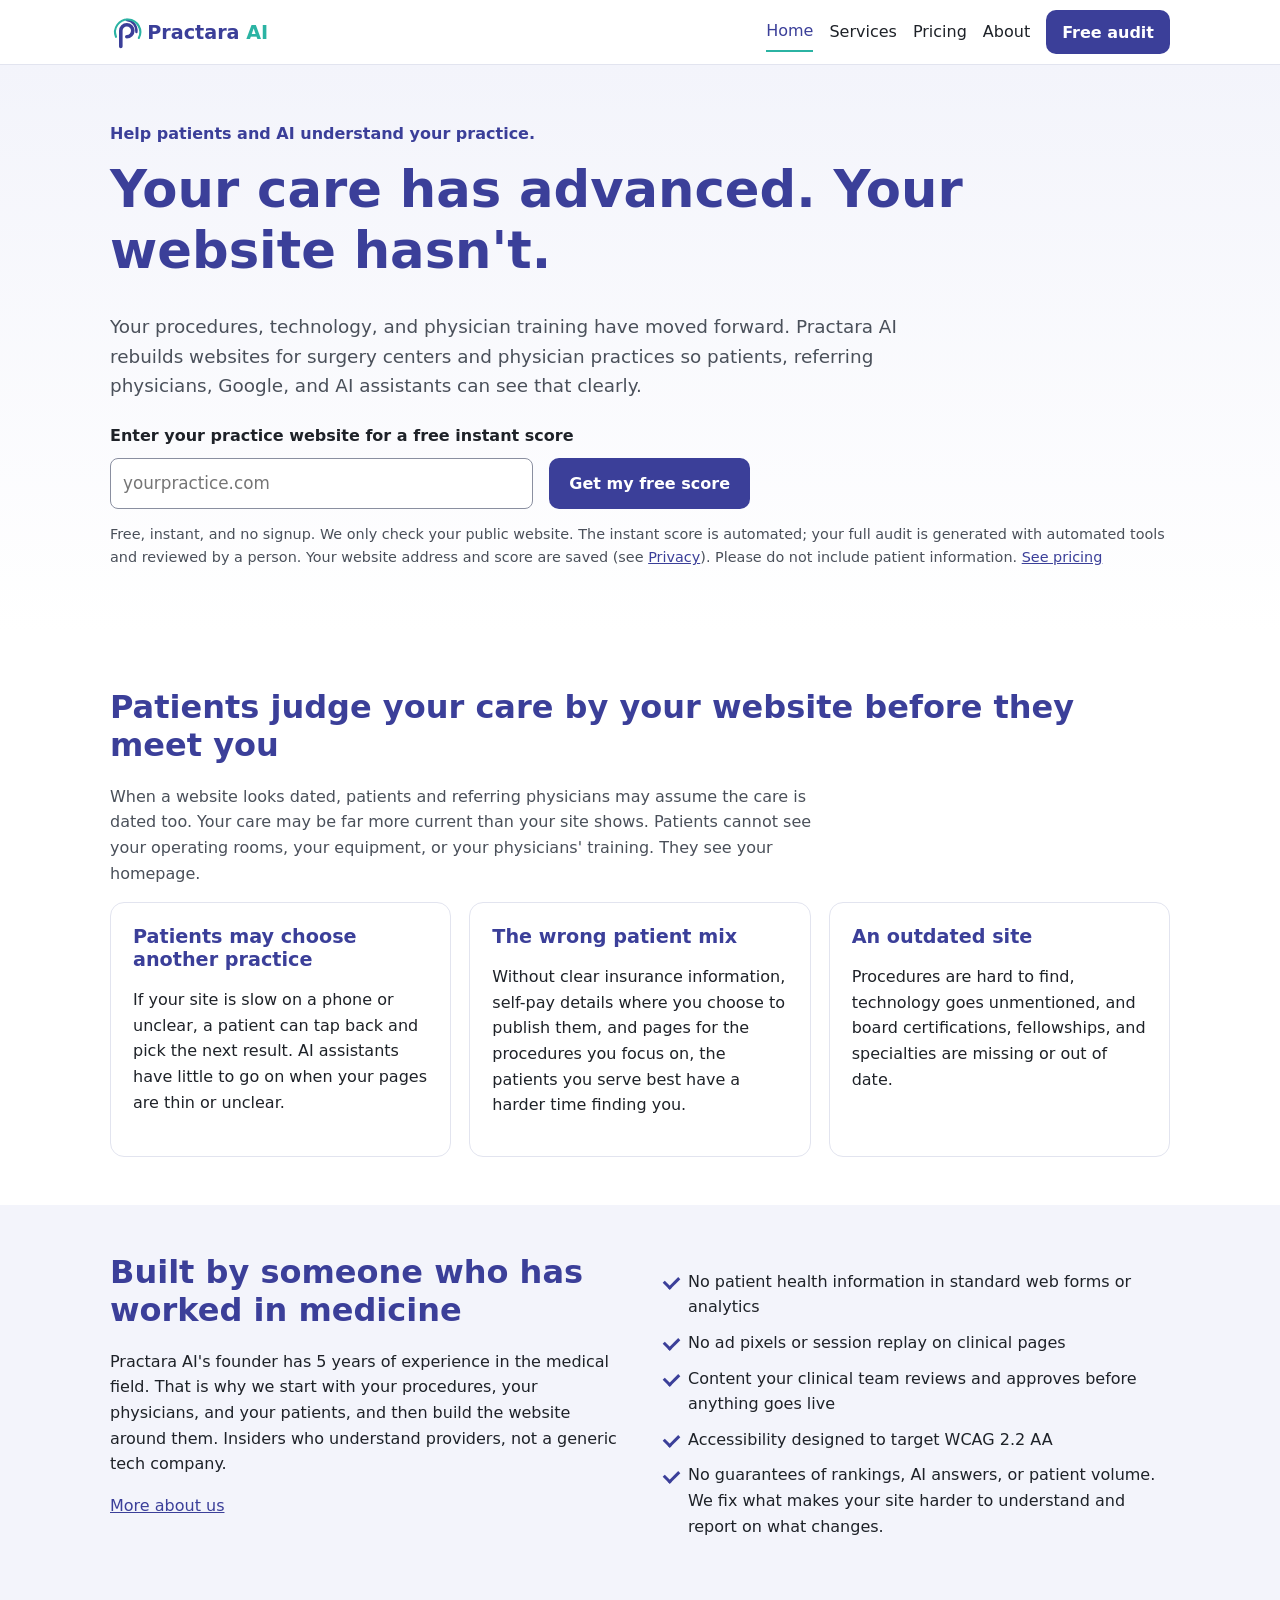
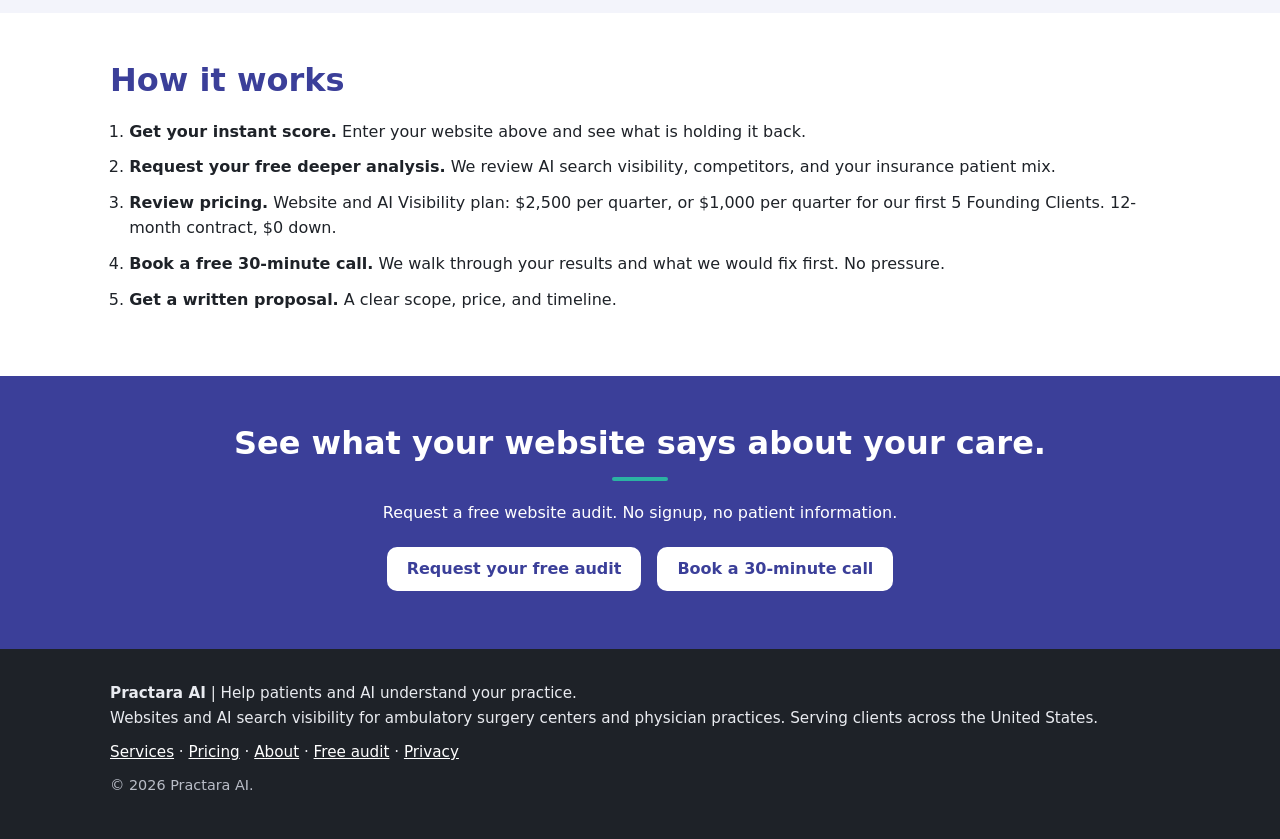
<file: index.html>
<!doctype html>
<html lang="en">
<head>
<meta charset="utf-8">
<meta name="viewport" content="width=device-width, initial-scale=1">
<title>Practara AI | Websites and AI visibility for surgery centers and physician practices</title>
<meta name="description" content="Your care has advanced. See if your website shows it. Practara AI rebuilds websites for surgery centers and physician practices. Request a free website audit.">
<link rel="canonical" href="https://practaraai.github.io/">
<meta property="og:type" content="website">
<meta property="og:site_name" content="Practara AI">
<meta property="og:title" content="Practara AI | Websites and AI visibility for surgery centers and physician practices">
<meta property="og:description" content="Your care has advanced. See if your website shows it. Practara AI rebuilds websites for surgery centers and physician practices. Request a free website audit.">
<meta property="og:url" content="https://practaraai.github.io/">
<meta name="twitter:card" content="summary">
<meta name="theme-color" content="#3B3F99">
<link rel="icon" href="favicon.svg" type="image/svg+xml">
<link rel="stylesheet" href="styles.css">
<script type="application/ld+json">{"@context": "https://schema.org", "@type": ["Organization", "ProfessionalService"], "name": "Practara AI", "url": "https://practaraai.github.io/", "logo": "https://practaraai.github.io/favicon.svg", "description": "Website rebuilds plus AI search and SEO visibility, brand, and analytics for ambulatory surgery centers and physician practices.", "areaServed": {"@type": "Country", "name": "United States"}, "email": "practara.ai@gmail.com", "knowsAbout": ["Medical practice websites", "Ambulatory surgery center marketing", "AI search visibility", "Healthcare SEO", "Privacy-conscious web analytics"]}</script>
</head>
<body>
<a class="skip" href="#main">Skip to content</a>
<header class="site-header"><div class="wrap bar">
<a class="brand" href="index.html" aria-label="Practara AI home"><img src="logo.svg" alt="Practara AI" width="168" height="36"></a>
<nav aria-label="Main"><a href="index.html" aria-current="page">Home</a><a href="services.html">Services</a><a href="pricing.html">Pricing</a><a href="about.html">About</a><a href="audit.html" class="btn btn-sm">Free audit</a></nav>
</div></header>
<main id="main">
<section class="hero"><div class="wrap">
<p class="eyebrow">Help patients and AI understand your practice.</p>
<h1>Your care has advanced. Your website hasn't.</h1>
<p class="lead">Your procedures, technology, and physician training have moved forward. Practara AI rebuilds websites for surgery centers and physician practices so patients, referring physicians, Google, and AI assistants can see that clearly.</p>
<form id="scan-form" class="scan-box" novalidate aria-label="Free website score"><label for="scan-url">Enter your practice website for a free instant score</label><input id="scan-url" name="url" type="text" inputmode="url" autocomplete="url" placeholder="yourpractice.com" maxlength="300" required><button class="btn" type="submit">Get my free score</button><p id="scan-msg" class="small" role="alert" hidden></p></form>
<p class="small">Free, instant, and no signup. We only check your public website. The instant score is automated; your full audit is generated with automated tools and reviewed by a person. Your website address and score are saved (see <a href="privacy.html">Privacy</a>). Please do not include patient information. <a href="pricing.html">See pricing</a></p>
</div></section>
<section class="wrap scan-wrap" aria-live="polite"><div id="scan-result"></div></section>
<section class="wrap section"><h2>Patients judge your care by your website before they meet you</h2>
<p class="intro">When a website looks dated, patients and referring physicians may assume the care is dated too. Your care may be far more current than your site shows. Patients cannot see your operating rooms, your equipment, or your physicians' training. They see your homepage.</p>
<div class="grid3">
<article class="card"><h3>Patients may choose another practice</h3><p>If your site is slow on a phone or unclear, a patient can tap back and pick the next result. AI assistants have little to go on when your pages are thin or unclear.</p></article>
<article class="card"><h3>The wrong patient mix</h3><p>Without clear insurance information, self-pay details where you choose to publish them, and pages for the procedures you focus on, the patients you serve best have a harder time finding you.</p></article>
<article class="card"><h3>An outdated site</h3><p>Procedures are hard to find, technology goes unmentioned, and board certifications, fellowships, and specialties are missing or out of date.</p></article>
</div></section>
<section class="band"><div class="wrap section split">
<div><h2>Built by someone who has worked in medicine</h2><p>Practara AI's founder has 5 years of experience in the medical field. That is why we start with your procedures, your physicians, and your patients, and then build the website around them. Insiders who understand providers, not a generic tech company.</p><a href="about.html">More about us</a></div>
<ul class="checks"><li>No patient health information in standard web forms or analytics</li><li>No ad pixels or session replay on clinical pages</li><li>Content your clinical team reviews and approves before anything goes live</li><li>Accessibility designed to target WCAG 2.2 AA</li><li>No guarantees of rankings, AI answers, or patient volume. We fix what makes your site harder to understand and report on what changes.</li></ul>
</div></section>
<section class="wrap section"><h2>How it works</h2>
<ol class="steps"><li><strong>Get your instant score.</strong> Enter your website above and see what is holding it back.</li><li><strong>Request your free deeper analysis.</strong> We review AI search visibility, competitors, and your insurance patient mix.</li><li><strong>Review pricing.</strong> Website and AI Visibility plan: $2,500 per quarter, or $1,000 per quarter for our first 5 Founding Clients. 12-month contract, $0 down.</li><li><strong>Book a free 30-minute call.</strong> We walk through your results and what we would fix first. No pressure.</li><li><strong>Get a written proposal.</strong> A clear scope, price, and timeline.</li></ol>
</section>
<section class="cta"><div class="wrap"><h2>See what your website says about your care.</h2><p>Request a free website audit. No signup, no patient information.</p><div class="actions cta-actions"><a class="btn btn-light" href="audit.html">Request your free audit</a><a class="btn btn-light" href="https://calendly.com/practara-ai/30min" target="_blank" rel="noopener">Book a 30-minute call</a></div></div></section><script>window.PRACTARA={"endpoint": "https://script.google.com/macros/s/AKfycbyors1TR2mlBP-3cODe-wrb-KfAj4UwGcuQu2Fs3e7EpnobTQHd3bq_HpzmT4oYQN9-/exec", "email": "practara.ai@gmail.com"};</script><script src="scorecard.js" defer></script>
</main>
<footer class="site-footer"><div class="wrap foot">
<p><strong>Practara AI</strong> | Help patients and AI understand your practice.<br>Websites and AI search visibility for ambulatory surgery centers and physician practices. Serving clients across the United States.</p>
<p><a href="services.html">Services</a> · <a href="pricing.html">Pricing</a> · <a href="about.html">About</a> · <a href="audit.html">Free audit</a> · <a href="privacy.html">Privacy</a></p>
<p class="small">&copy; 2026 Practara AI.</p>
</div></footer>
</body>
</html>
</file>
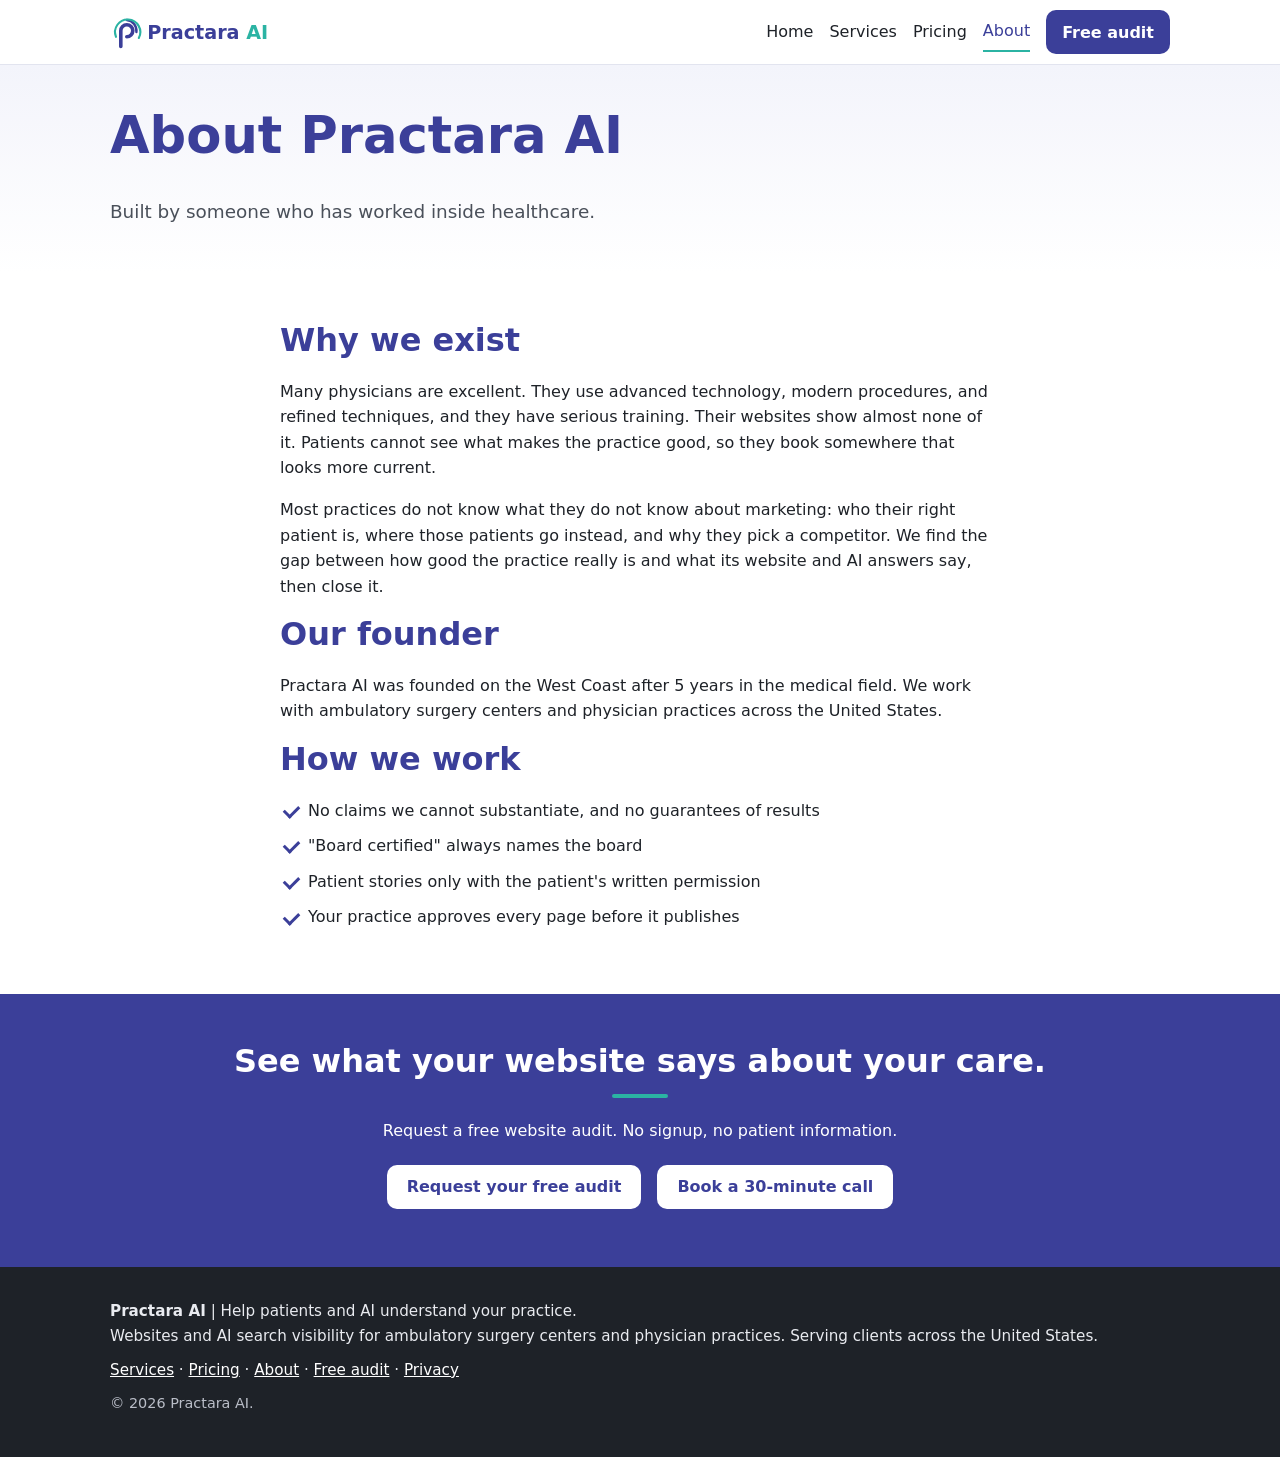
<file: about.html>
<!doctype html>
<html lang="en">
<head>
<meta charset="utf-8">
<meta name="viewport" content="width=device-width, initial-scale=1">
<title>About | Practara AI</title>
<meta name="description" content="Practara AI was founded on the West Coast after 5 years in the medical field. We help surgery centers and practices show patients what they actually do.">
<link rel="canonical" href="https://practaraai.github.io/about.html">
<meta property="og:type" content="website">
<meta property="og:site_name" content="Practara AI">
<meta property="og:title" content="About | Practara AI">
<meta property="og:description" content="Practara AI was founded on the West Coast after 5 years in the medical field. We help surgery centers and practices show patients what they actually do.">
<meta property="og:url" content="https://practaraai.github.io/about.html">
<meta name="twitter:card" content="summary">
<meta name="theme-color" content="#3B3F99">
<link rel="icon" href="favicon.svg" type="image/svg+xml">
<link rel="stylesheet" href="styles.css">
</head>
<body>
<a class="skip" href="#main">Skip to content</a>
<header class="site-header"><div class="wrap bar">
<a class="brand" href="index.html" aria-label="Practara AI home"><img src="logo.svg" alt="Practara AI" width="168" height="36"></a>
<nav aria-label="Main"><a href="index.html">Home</a><a href="services.html">Services</a><a href="pricing.html">Pricing</a><a href="about.html" aria-current="page">About</a><a href="audit.html" class="btn btn-sm">Free audit</a></nav>
</div></header>
<main id="main">
<section class="hero hero-sm"><div class="wrap"><h1>About Practara AI</h1><p class="lead">Built by someone who has worked inside healthcare.</p></div></section>
<section class="wrap section prose">
<h2>Why we exist</h2><p>Many physicians are excellent. They use advanced technology, modern procedures, and refined techniques, and they have serious training. Their websites show almost none of it. Patients cannot see what makes the practice good, so they book somewhere that looks more current.</p>
<p>Most practices do not know what they do not know about marketing: who their right patient is, where those patients go instead, and why they pick a competitor. We find the gap between how good the practice really is and what its website and AI answers say, then close it.</p>
<h2>Our founder</h2><p>Practara AI was founded on the West Coast after 5 years in the medical field. We work with ambulatory surgery centers and physician practices across the United States.</p>
<h2>How we work</h2><ul class="checks"><li>No claims we cannot substantiate, and no guarantees of results</li><li>"Board certified" always names the board</li><li>Patient stories only with the patient's written permission</li><li>Your practice approves every page before it publishes</li></ul>

</section>
<section class="cta"><div class="wrap"><h2>See what your website says about your care.</h2><p>Request a free website audit. No signup, no patient information.</p><div class="actions cta-actions"><a class="btn btn-light" href="audit.html">Request your free audit</a><a class="btn btn-light" href="https://calendly.com/practara-ai/30min" target="_blank" rel="noopener">Book a 30-minute call</a></div></div></section>
</main>
<footer class="site-footer"><div class="wrap foot">
<p><strong>Practara AI</strong> | Help patients and AI understand your practice.<br>Websites and AI search visibility for ambulatory surgery centers and physician practices. Serving clients across the United States.</p>
<p><a href="services.html">Services</a> · <a href="pricing.html">Pricing</a> · <a href="about.html">About</a> · <a href="audit.html">Free audit</a> · <a href="privacy.html">Privacy</a></p>
<p class="small">&copy; 2026 Practara AI.</p>
</div></footer>
</body>
</html>
</file>
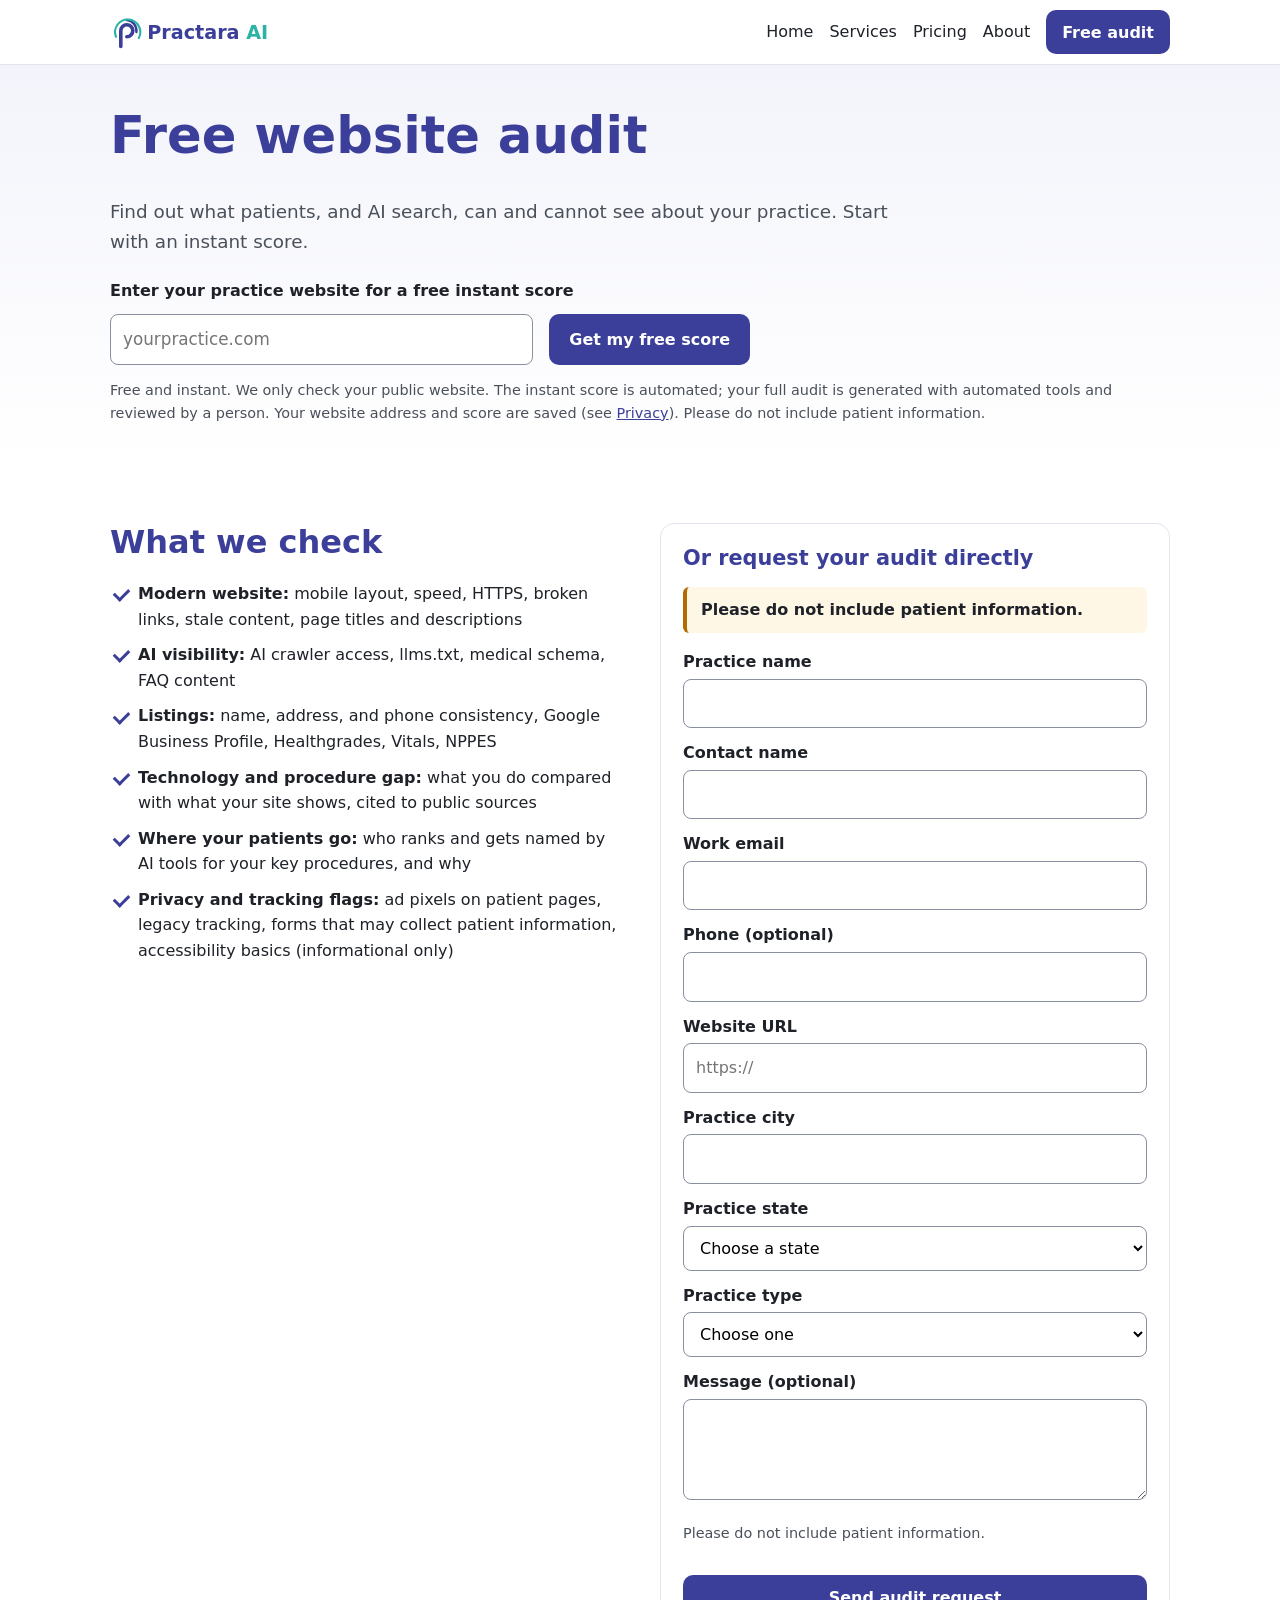
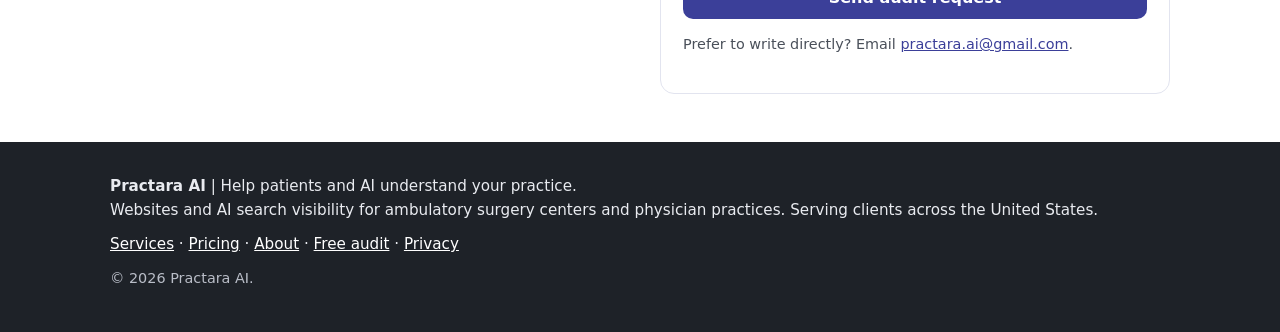
<file: audit.html>
<!doctype html>
<html lang="en">
<head>
<meta charset="utf-8">
<meta name="viewport" content="width=device-width, initial-scale=1">
<title>Free website audit | Practara AI</title>
<meta name="description" content="Request a free Website and AI Visibility Audit for your surgery center or physician practice.">
<link rel="canonical" href="https://practaraai.github.io/audit.html">
<meta property="og:type" content="website">
<meta property="og:site_name" content="Practara AI">
<meta property="og:title" content="Free website audit | Practara AI">
<meta property="og:description" content="Request a free Website and AI Visibility Audit for your surgery center or physician practice.">
<meta property="og:url" content="https://practaraai.github.io/audit.html">
<meta name="twitter:card" content="summary">
<meta name="theme-color" content="#3B3F99">
<link rel="icon" href="favicon.svg" type="image/svg+xml">
<link rel="stylesheet" href="styles.css">
</head>
<body>
<a class="skip" href="#main">Skip to content</a>
<header class="site-header"><div class="wrap bar">
<a class="brand" href="index.html" aria-label="Practara AI home"><img src="logo.svg" alt="Practara AI" width="168" height="36"></a>
<nav aria-label="Main"><a href="index.html">Home</a><a href="services.html">Services</a><a href="pricing.html">Pricing</a><a href="about.html">About</a><a href="audit.html" aria-current="page" class="btn btn-sm">Free audit</a></nav>
</div></header>
<main id="main">
<section class="hero hero-sm"><div class="wrap"><h1>Free website audit</h1><p class="lead">Find out what patients, and AI search, can and cannot see about your practice. Start with an instant score.</p>
<form id="scan-form" class="scan-box" novalidate aria-label="Free website score"><label for="scan-url">Enter your practice website for a free instant score</label><input id="scan-url" name="url" type="text" inputmode="url" autocomplete="url" placeholder="yourpractice.com" maxlength="300" required><button class="btn" type="submit">Get my free score</button><p id="scan-msg" class="small" role="alert" hidden></p></form><p class="small">Free and instant. We only check your public website. The instant score is automated; your full audit is generated with automated tools and reviewed by a person. Your website address and score are saved (see <a href="privacy.html">Privacy</a>). Please do not include patient information.</p></div></section>
<section class="wrap scan-wrap" aria-live="polite"><div id="scan-result"></div></section>
<section class="wrap section split" id="request">
<div><h2>What we check</h2><ul class="checks">
<li><strong>Modern website:</strong> mobile layout, speed, HTTPS, broken links, stale content, page titles and descriptions</li>
<li><strong>AI visibility:</strong> AI crawler access, llms.txt, medical schema, FAQ content</li>
<li><strong>Listings:</strong> name, address, and phone consistency, Google Business Profile, Healthgrades, Vitals, NPPES</li>
<li><strong>Technology and procedure gap:</strong> what you do compared with what your site shows, cited to public sources</li>
<li><strong>Where your patients go:</strong> who ranks and gets named by AI tools for your key procedures, and why</li>
<li><strong>Privacy and tracking flags:</strong> ad pixels on patient pages, legacy tracking, forms that may collect patient information, accessibility basics (informational only)</li>
</ul></div>
<div class="card">
<h2>Or request your audit directly</h2>
<p class="notice" role="note"><strong>Please do not include patient information.</strong></p>
<form id="audit-form" novalidate>
<label for="org">Practice name</label><input id="org" name="practice" autocomplete="organization" maxlength="500" required>
<label for="name">Contact name</label><input id="name" name="contact" autocomplete="name" maxlength="500" required>
<label for="email">Work email</label><input id="email" name="email" type="email" autocomplete="email" maxlength="500" required>
<label for="phone">Phone (optional)</label><input id="phone" name="phone" type="tel" autocomplete="tel" maxlength="500">
<label for="site">Website URL</label><input id="site" name="website" type="url" inputmode="url" placeholder="https://" maxlength="500" required>
<label for="city">Practice city</label><input id="city" name="city" autocomplete="address-level2" maxlength="100" required>
<label for="state">Practice state</label><select id="state" name="state" required><option value="">Choose a state</option><option value="AL">Alabama</option><option value="AK">Alaska</option><option value="AZ">Arizona</option><option value="AR">Arkansas</option><option value="CA">California</option><option value="CO">Colorado</option><option value="CT">Connecticut</option><option value="DE">Delaware</option><option value="DC">District of Columbia</option><option value="FL">Florida</option><option value="GA">Georgia</option><option value="HI">Hawaii</option><option value="ID">Idaho</option><option value="IL">Illinois</option><option value="IN">Indiana</option><option value="IA">Iowa</option><option value="KS">Kansas</option><option value="KY">Kentucky</option><option value="LA">Louisiana</option><option value="ME">Maine</option><option value="MD">Maryland</option><option value="MA">Massachusetts</option><option value="MI">Michigan</option><option value="MN">Minnesota</option><option value="MS">Mississippi</option><option value="MO">Missouri</option><option value="MT">Montana</option><option value="NE">Nebraska</option><option value="NV">Nevada</option><option value="NH">New Hampshire</option><option value="NJ">New Jersey</option><option value="NM">New Mexico</option><option value="NY">New York</option><option value="NC">North Carolina</option><option value="ND">North Dakota</option><option value="OH">Ohio</option><option value="OK">Oklahoma</option><option value="OR">Oregon</option><option value="PA">Pennsylvania</option><option value="PR">Puerto Rico</option><option value="RI">Rhode Island</option><option value="SC">South Carolina</option><option value="SD">South Dakota</option><option value="TN">Tennessee</option><option value="TX">Texas</option><option value="UT">Utah</option><option value="VT">Vermont</option><option value="VA">Virginia</option><option value="WA">Washington</option><option value="WV">West Virginia</option><option value="WI">Wisconsin</option><option value="WY">Wyoming</option></select>
<label for="type">Practice type</label><select id="type" name="type"><option value="">Choose one</option><option>Ambulatory surgery center</option><option>Physician practice</option><option>Multi-specialty group</option><option>Other</option></select>
<label for="msg">Message (optional)</label><textarea id="msg" name="message" rows="3" maxlength="500" aria-describedby="msg-help"></textarea>
<p id="msg-help" class="small">Please do not include patient information.</p>
<div aria-hidden="true" style="position:absolute;left:-9999px;width:1px;height:1px;overflow:hidden"><label for="hp">Leave this empty</label><input id="hp" name="company_website" tabindex="-1" autocomplete="off"></div>
<input type="hidden" id="ref" name="ref">
<button class="btn" type="submit">Send audit request</button>
<p id="form-error" class="small" role="alert" hidden></p>
</form>
<div id="form-thanks" role="status" hidden><h3>Thank you.</h3><p>We received your request. Book a 30-minute call to go over your results.</p><p><a class="btn" href="https://calendly.com/practara-ai/30min" target="_blank" rel="noopener">Pick a time on my calendar</a></p></div>
<p class="small">Prefer to write directly? Email <a href="mailto:practara.ai@gmail.com?subject=Free%20website%20audit%20request">practara.ai@gmail.com</a>.</p>
<script>
(function(){
var ENDPOINT="https://script.google.com/macros/s/AKfycbyors1TR2mlBP-3cODe-wrb-KfAj4UwGcuQu2Fs3e7EpnobTQHd3bq_HpzmT4oYQN9-/exec", EMAIL="practara.ai@gmail.com";
var f=document.getElementById("audit-form"), q=new URLSearchParams(location.search);
if(q.get("url"))f.website.value=q.get("url").slice(0,500);
if(q.get("ref"))f.ref.value=q.get("ref").slice(0,500);
function mailto(){
 var b="";["practice","contact","email","phone","website","city","state","type","message","ref"].forEach(function(k){if(f[k].value)b+=k+": "+f[k].value+"\n";});
 location.href="mailto:"+EMAIL+"?subject="+encodeURIComponent("Free website audit request")+"&body="+encodeURIComponent(b);
}
function thanks(){f.hidden=true;document.getElementById("form-thanks").hidden=false;}
f.addEventListener("submit",function(e){
 e.preventDefault();
 var err=document.getElementById("form-error");
 if(!f.checkValidity()){err.textContent="Please fill in the required fields, including a valid email, website URL, city and state.";err.hidden=false;f.reportValidity();return;}
 err.hidden=true;
 if(f.company_website.value){thanks();return;}
 if(!ENDPOINT){mailto();thanks();return;}
 var btn=f.querySelector("button");btn.disabled=true;btn.textContent="Sending...";
 fetch(ENDPOINT,{method:"POST",mode:"no-cors",headers:{"Content-Type":"application/x-www-form-urlencoded"},body:new URLSearchParams(new FormData(f)).toString()})
 .then(thanks).catch(function(){mailto();thanks();});
});
})();
</script>
</div></section>
<script>window.PRACTARA={"endpoint": "https://script.google.com/macros/s/AKfycbyors1TR2mlBP-3cODe-wrb-KfAj4UwGcuQu2Fs3e7EpnobTQHd3bq_HpzmT4oYQN9-/exec", "email": "practara.ai@gmail.com"};</script><script src="scorecard.js" defer></script>
</main>
<footer class="site-footer"><div class="wrap foot">
<p><strong>Practara AI</strong> | Help patients and AI understand your practice.<br>Websites and AI search visibility for ambulatory surgery centers and physician practices. Serving clients across the United States.</p>
<p><a href="services.html">Services</a> · <a href="pricing.html">Pricing</a> · <a href="about.html">About</a> · <a href="audit.html">Free audit</a> · <a href="privacy.html">Privacy</a></p>
<p class="small">&copy; 2026 Practara AI.</p>
</div></footer>
</body>
</html>
</file>
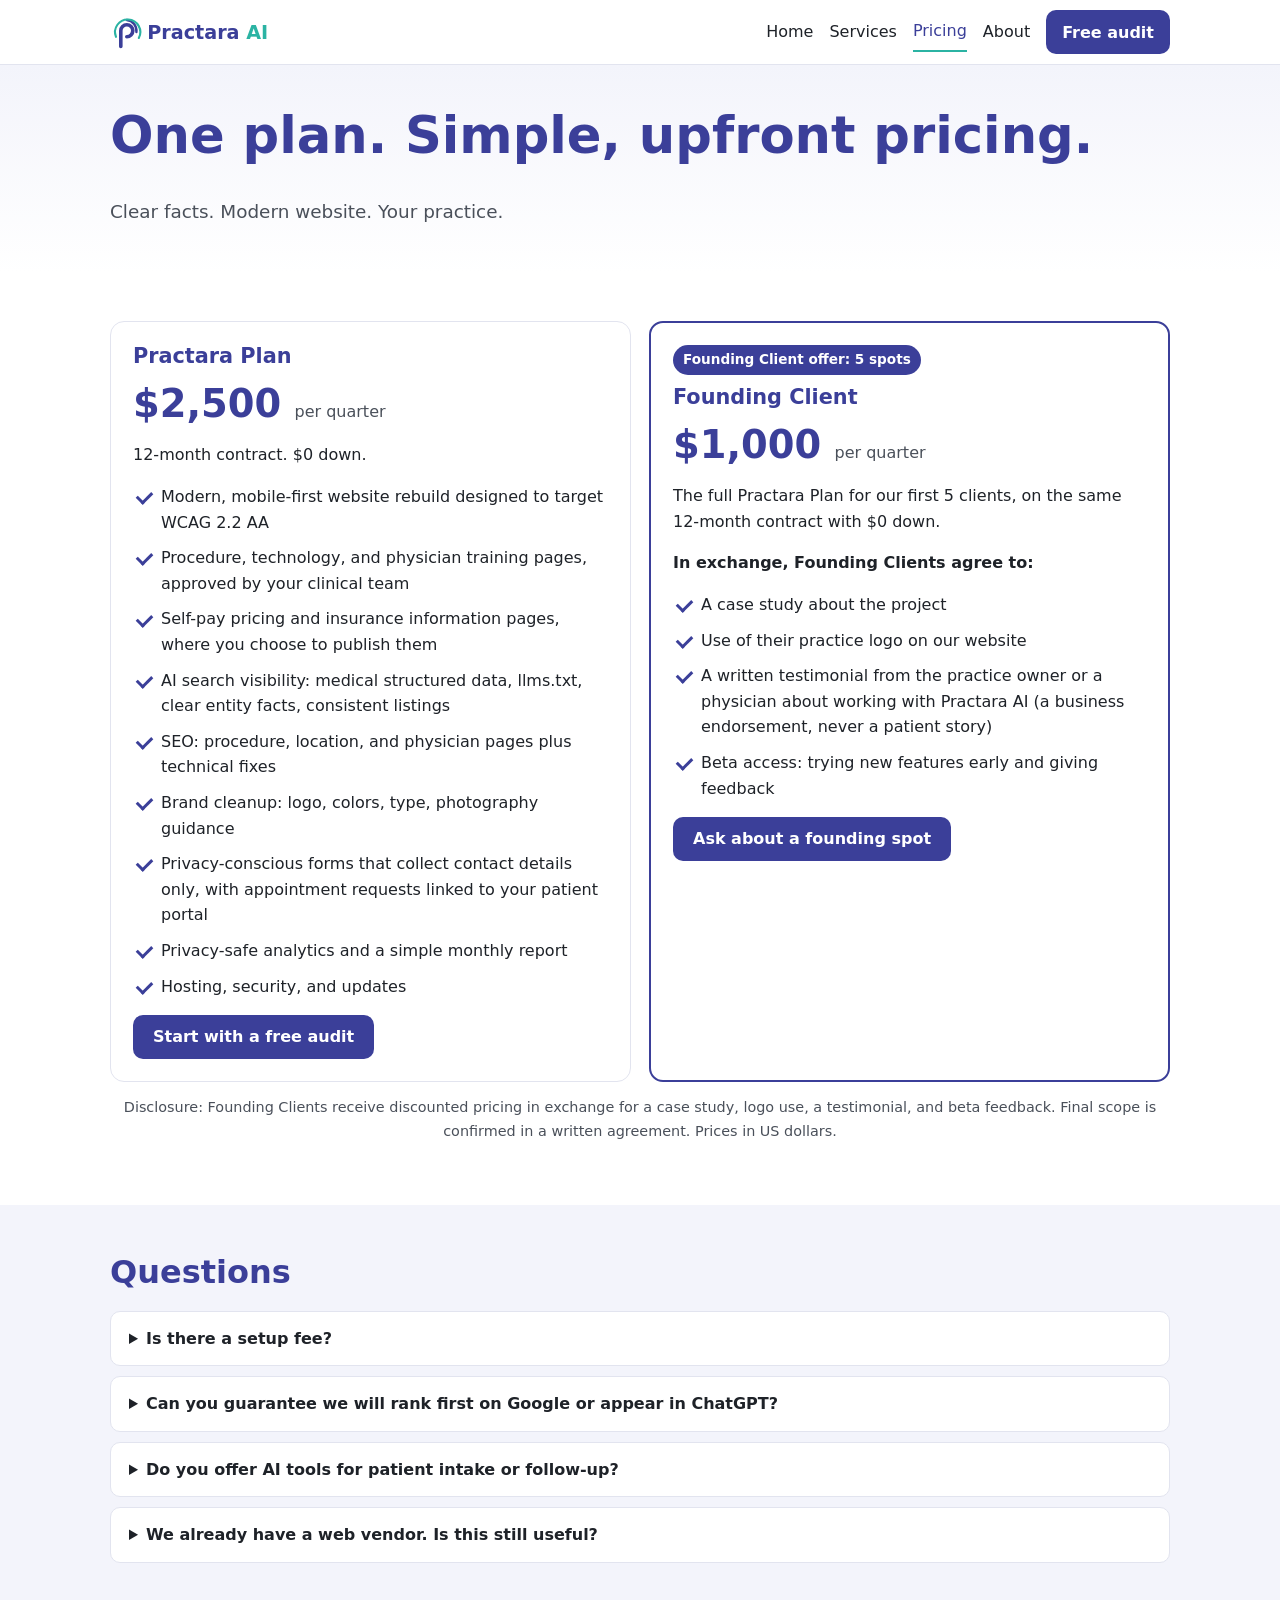
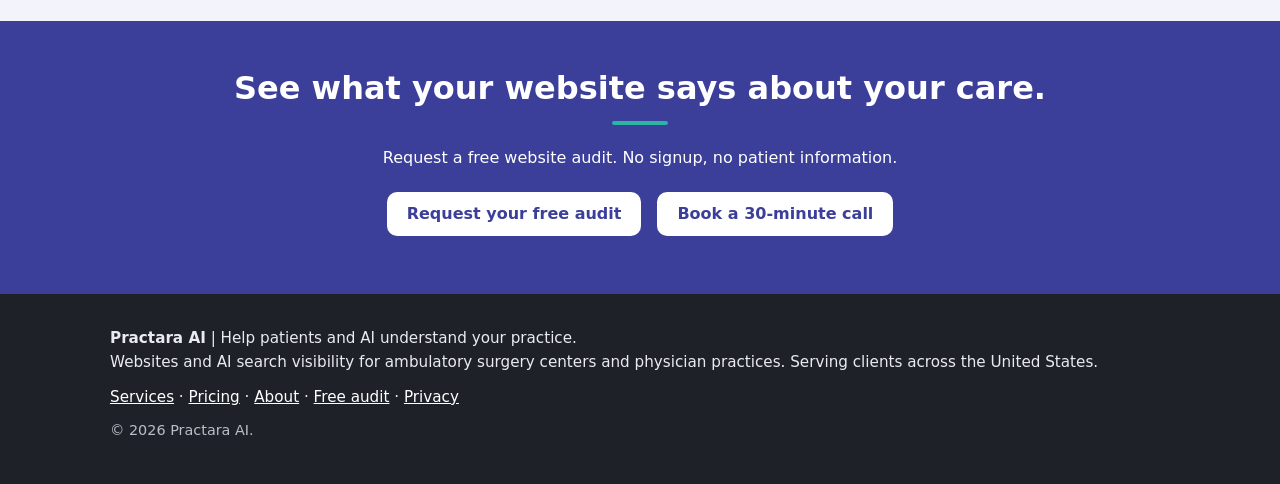
<file: pricing.html>
<!doctype html>
<html lang="en">
<head>
<meta charset="utf-8">
<meta name="viewport" content="width=device-width, initial-scale=1">
<title>Pricing | Practara AI</title>
<meta name="description" content="One plan: $2,500 per quarter on a 12-month contract with $0 down. Founding Client offer: first 5 clients at $1,000 per quarter.">
<link rel="canonical" href="https://practaraai.github.io/pricing.html">
<meta property="og:type" content="website">
<meta property="og:site_name" content="Practara AI">
<meta property="og:title" content="Pricing | Practara AI">
<meta property="og:description" content="One plan: $2,500 per quarter on a 12-month contract with $0 down. Founding Client offer: first 5 clients at $1,000 per quarter.">
<meta property="og:url" content="https://practaraai.github.io/pricing.html">
<meta name="twitter:card" content="summary">
<meta name="theme-color" content="#3B3F99">
<link rel="icon" href="favicon.svg" type="image/svg+xml">
<link rel="stylesheet" href="styles.css">
</head>
<body>
<a class="skip" href="#main">Skip to content</a>
<header class="site-header"><div class="wrap bar">
<a class="brand" href="index.html" aria-label="Practara AI home"><img src="logo.svg" alt="Practara AI" width="168" height="36"></a>
<nav aria-label="Main"><a href="index.html">Home</a><a href="services.html">Services</a><a href="pricing.html" aria-current="page">Pricing</a><a href="about.html">About</a><a href="audit.html" class="btn btn-sm">Free audit</a></nav>
</div></header>
<main id="main">
<section class="hero hero-sm"><div class="wrap"><h1>One plan. Simple, upfront pricing.</h1><p class="lead">Clear facts. Modern website. Your practice.</p></div></section>
<section class="wrap section"><div class="grid2 pricing">
<article class="card price"><h2>Practara Plan</h2><p class="amount">$2,500 <span>per quarter</span></p><p>12-month contract. $0 down.</p>
<ul class="checks"><li>Modern, mobile-first website rebuild designed to target WCAG 2.2 AA</li><li>Procedure, technology, and physician training pages, approved by your clinical team</li><li>Self-pay pricing and insurance information pages, where you choose to publish them</li><li>AI search visibility: medical structured data, llms.txt, clear entity facts, consistent listings</li><li>SEO: procedure, location, and physician pages plus technical fixes</li><li>Brand cleanup: logo, colors, type, photography guidance</li><li>Privacy-conscious forms that collect contact details only, with appointment requests linked to your patient portal</li><li>Privacy-safe analytics and a simple monthly report</li><li>Hosting, security, and updates</li></ul>
<a class="btn" href="audit.html">Start with a free audit</a></article>
<article class="card price featured"><p class="tag">Founding Client offer: 5 spots</p><h2>Founding Client</h2><p class="amount">$1,000 <span>per quarter</span></p><p>The full Practara Plan for our first 5 clients, on the same 12-month contract with $0 down.</p>
<p><strong>In exchange, Founding Clients agree to:</strong></p><ul class="checks"><li>A case study about the project</li><li>Use of their practice logo on our website</li><li>A written testimonial from the practice owner or a physician about working with Practara AI (a business endorsement, never a patient story)</li><li>Beta access: trying new features early and giving feedback</li></ul>
<a class="btn" href="audit.html">Ask about a founding spot</a></article>
</div>
<p class="small center">Disclosure: Founding Clients receive discounted pricing in exchange for a case study, logo use, a testimonial, and beta feedback. Final scope is confirmed in a written agreement. Prices in US dollars.</p></section>
<section class="band"><div class="wrap section"><h2>Questions</h2>
<details><summary>Is there a setup fee?</summary><p>No. The plan is $0 down and billed quarterly.</p></details>
<details><summary>Can you guarantee we will rank first on Google or appear in ChatGPT?</summary><p>No. No one can honestly guarantee search rankings, AI answers, or patient volume. We fix what makes your site harder for people, search engines, and AI tools to understand, and we report on what changes.</p></details>
<details><summary>Do you offer AI tools for patient intake or follow-up?</summary><p>No. We build and maintain your website and its search and AI visibility.</p></details>
<details><summary>We already have a web vendor. Is this still useful?</summary><p>Yes. Many teams share their audit results with their current vendor as a to-do list.</p></details>
</div></section>
<section class="cta"><div class="wrap"><h2>See what your website says about your care.</h2><p>Request a free website audit. No signup, no patient information.</p><div class="actions cta-actions"><a class="btn btn-light" href="audit.html">Request your free audit</a><a class="btn btn-light" href="https://calendly.com/practara-ai/30min" target="_blank" rel="noopener">Book a 30-minute call</a></div></div></section>
</main>
<footer class="site-footer"><div class="wrap foot">
<p><strong>Practara AI</strong> | Help patients and AI understand your practice.<br>Websites and AI search visibility for ambulatory surgery centers and physician practices. Serving clients across the United States.</p>
<p><a href="services.html">Services</a> · <a href="pricing.html">Pricing</a> · <a href="about.html">About</a> · <a href="audit.html">Free audit</a> · <a href="privacy.html">Privacy</a></p>
<p class="small">&copy; 2026 Practara AI.</p>
</div></footer>
</body>
</html>
</file>
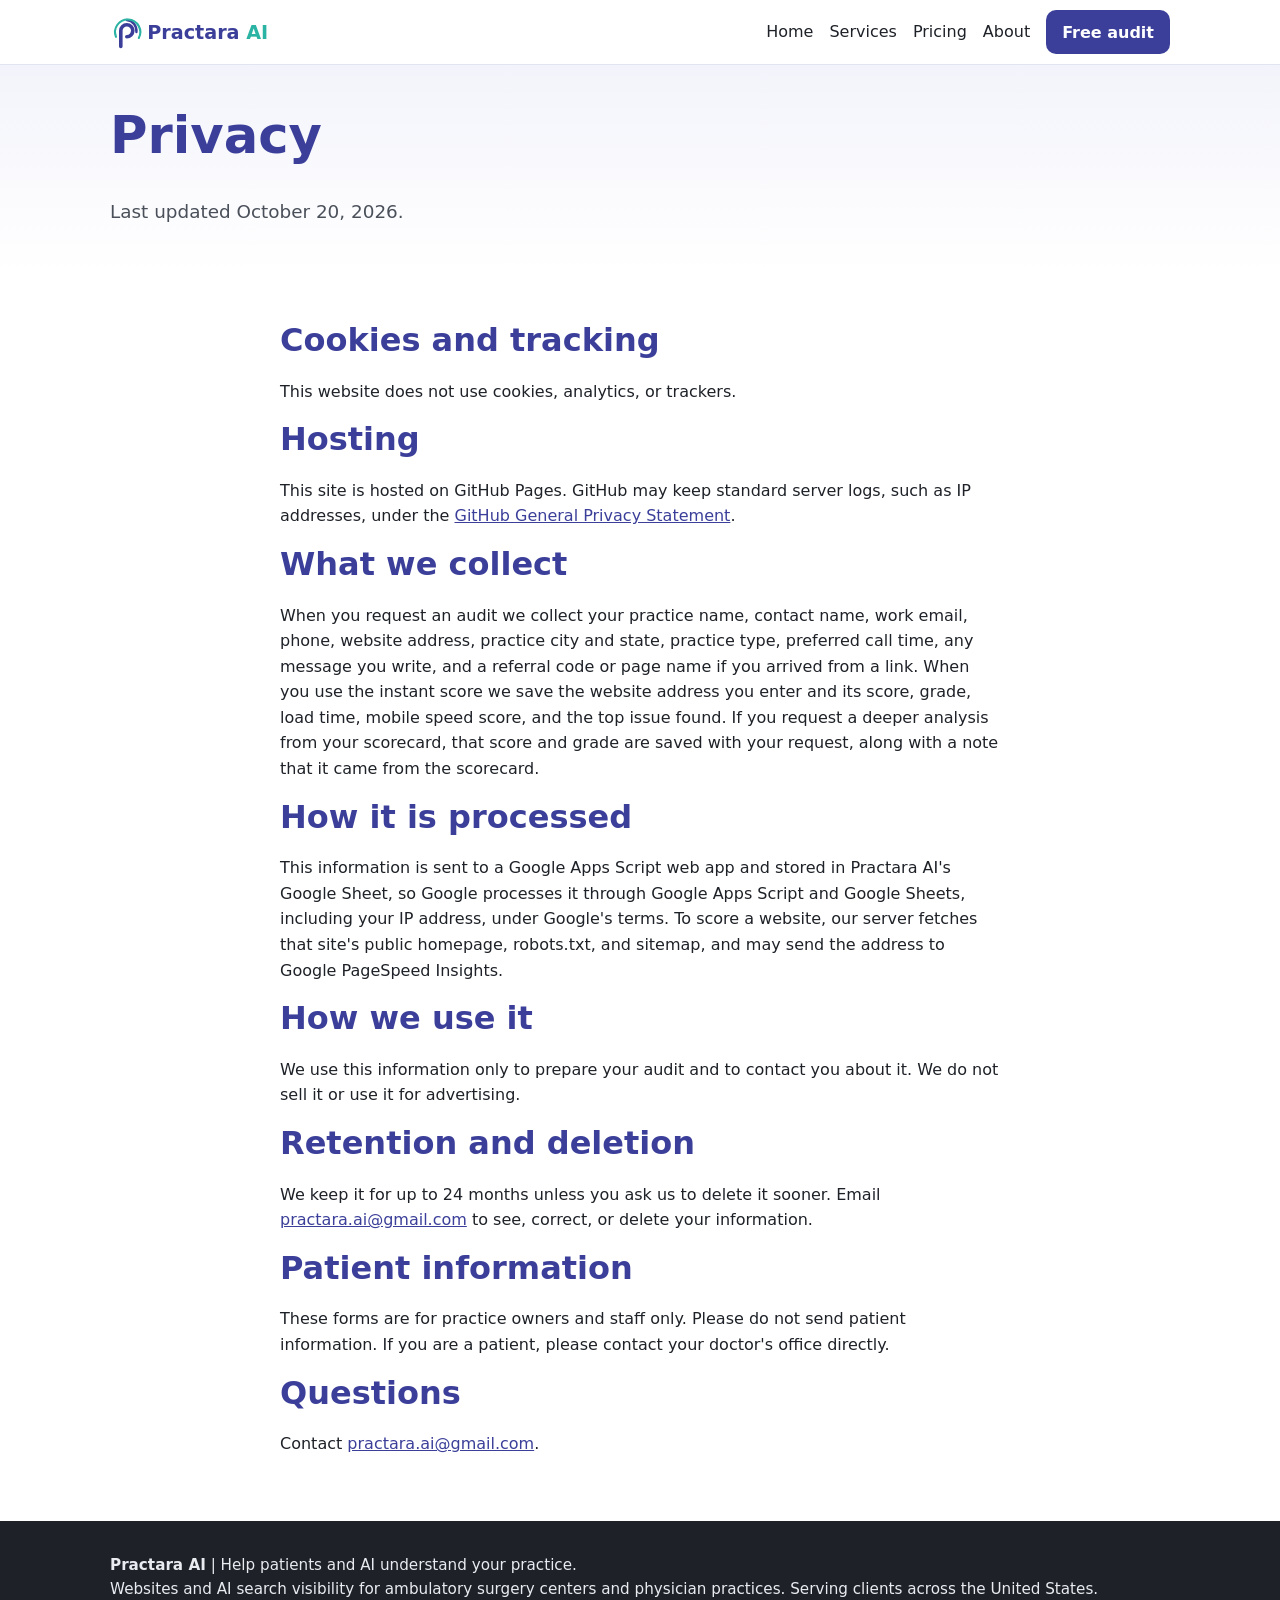
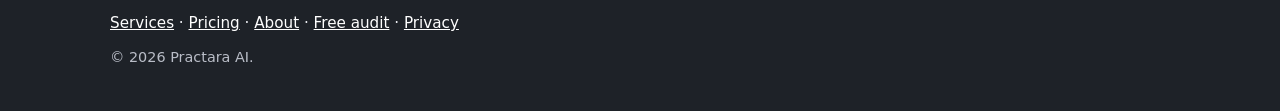
<file: privacy.html>
<!doctype html>
<html lang="en">
<head>
<meta charset="utf-8">
<meta name="viewport" content="width=device-width, initial-scale=1">
<title>Privacy | Practara AI</title>
<meta name="description" content="How Practara AI handles information on this website.">
<link rel="canonical" href="https://practaraai.github.io/privacy.html">
<meta property="og:type" content="website">
<meta property="og:site_name" content="Practara AI">
<meta property="og:title" content="Privacy | Practara AI">
<meta property="og:description" content="How Practara AI handles information on this website.">
<meta property="og:url" content="https://practaraai.github.io/privacy.html">
<meta name="twitter:card" content="summary">
<meta name="theme-color" content="#3B3F99">
<link rel="icon" href="favicon.svg" type="image/svg+xml">
<link rel="stylesheet" href="styles.css">
</head>
<body>
<a class="skip" href="#main">Skip to content</a>
<header class="site-header"><div class="wrap bar">
<a class="brand" href="index.html" aria-label="Practara AI home"><img src="logo.svg" alt="Practara AI" width="168" height="36"></a>
<nav aria-label="Main"><a href="index.html">Home</a><a href="services.html">Services</a><a href="pricing.html">Pricing</a><a href="about.html">About</a><a href="audit.html" class="btn btn-sm">Free audit</a></nav>
</div></header>
<main id="main">
<section class="hero hero-sm"><div class="wrap"><h1>Privacy</h1><p class="lead">Last updated October 20, 2026.</p></div></section>
<section class="wrap section prose">
<h2>Cookies and tracking</h2><p>This website does not use cookies, analytics, or trackers.</p>
<h2>Hosting</h2><p>This site is hosted on GitHub Pages. GitHub may keep standard server logs, such as IP addresses, under the <a href="https://docs.github.com/en/site-policy/privacy-policies/github-general-privacy-statement">GitHub General Privacy Statement</a>.</p>
<h2>What we collect</h2><p>When you request an audit we collect your practice name, contact name, work email, phone, website address, practice city and state, practice type, preferred call time, any message you write, and a referral code or page name if you arrived from a link. When you use the instant score we save the website address you enter and its score, grade, load time, mobile speed score, and the top issue found. If you request a deeper analysis from your scorecard, that score and grade are saved with your request, along with a note that it came from the scorecard.</p>
<h2>How it is processed</h2><p>This information is sent to a Google Apps Script web app and stored in Practara AI's Google Sheet, so Google processes it through Google Apps Script and Google Sheets, including your IP address, under Google's terms. To score a website, our server fetches that site's public homepage, robots.txt, and sitemap, and may send the address to Google PageSpeed Insights.</p>
<h2>How we use it</h2><p>We use this information only to prepare your audit and to contact you about it. We do not sell it or use it for advertising.</p>
<h2>Retention and deletion</h2><p>We keep it for up to 24 months unless you ask us to delete it sooner. Email <a href="mailto:practara.ai@gmail.com">practara.ai@gmail.com</a> to see, correct, or delete your information.</p>
<h2>Patient information</h2><p>These forms are for practice owners and staff only. Please do not send patient information. If you are a patient, please contact your doctor's office directly.</p>
<h2>Questions</h2><p>Contact <a href="mailto:practara.ai@gmail.com">practara.ai@gmail.com</a>.</p>
</section>
</main>
<footer class="site-footer"><div class="wrap foot">
<p><strong>Practara AI</strong> | Help patients and AI understand your practice.<br>Websites and AI search visibility for ambulatory surgery centers and physician practices. Serving clients across the United States.</p>
<p><a href="services.html">Services</a> · <a href="pricing.html">Pricing</a> · <a href="about.html">About</a> · <a href="audit.html">Free audit</a> · <a href="privacy.html">Privacy</a></p>
<p class="small">&copy; 2026 Practara AI.</p>
</div></footer>
</body>
</html>
</file>
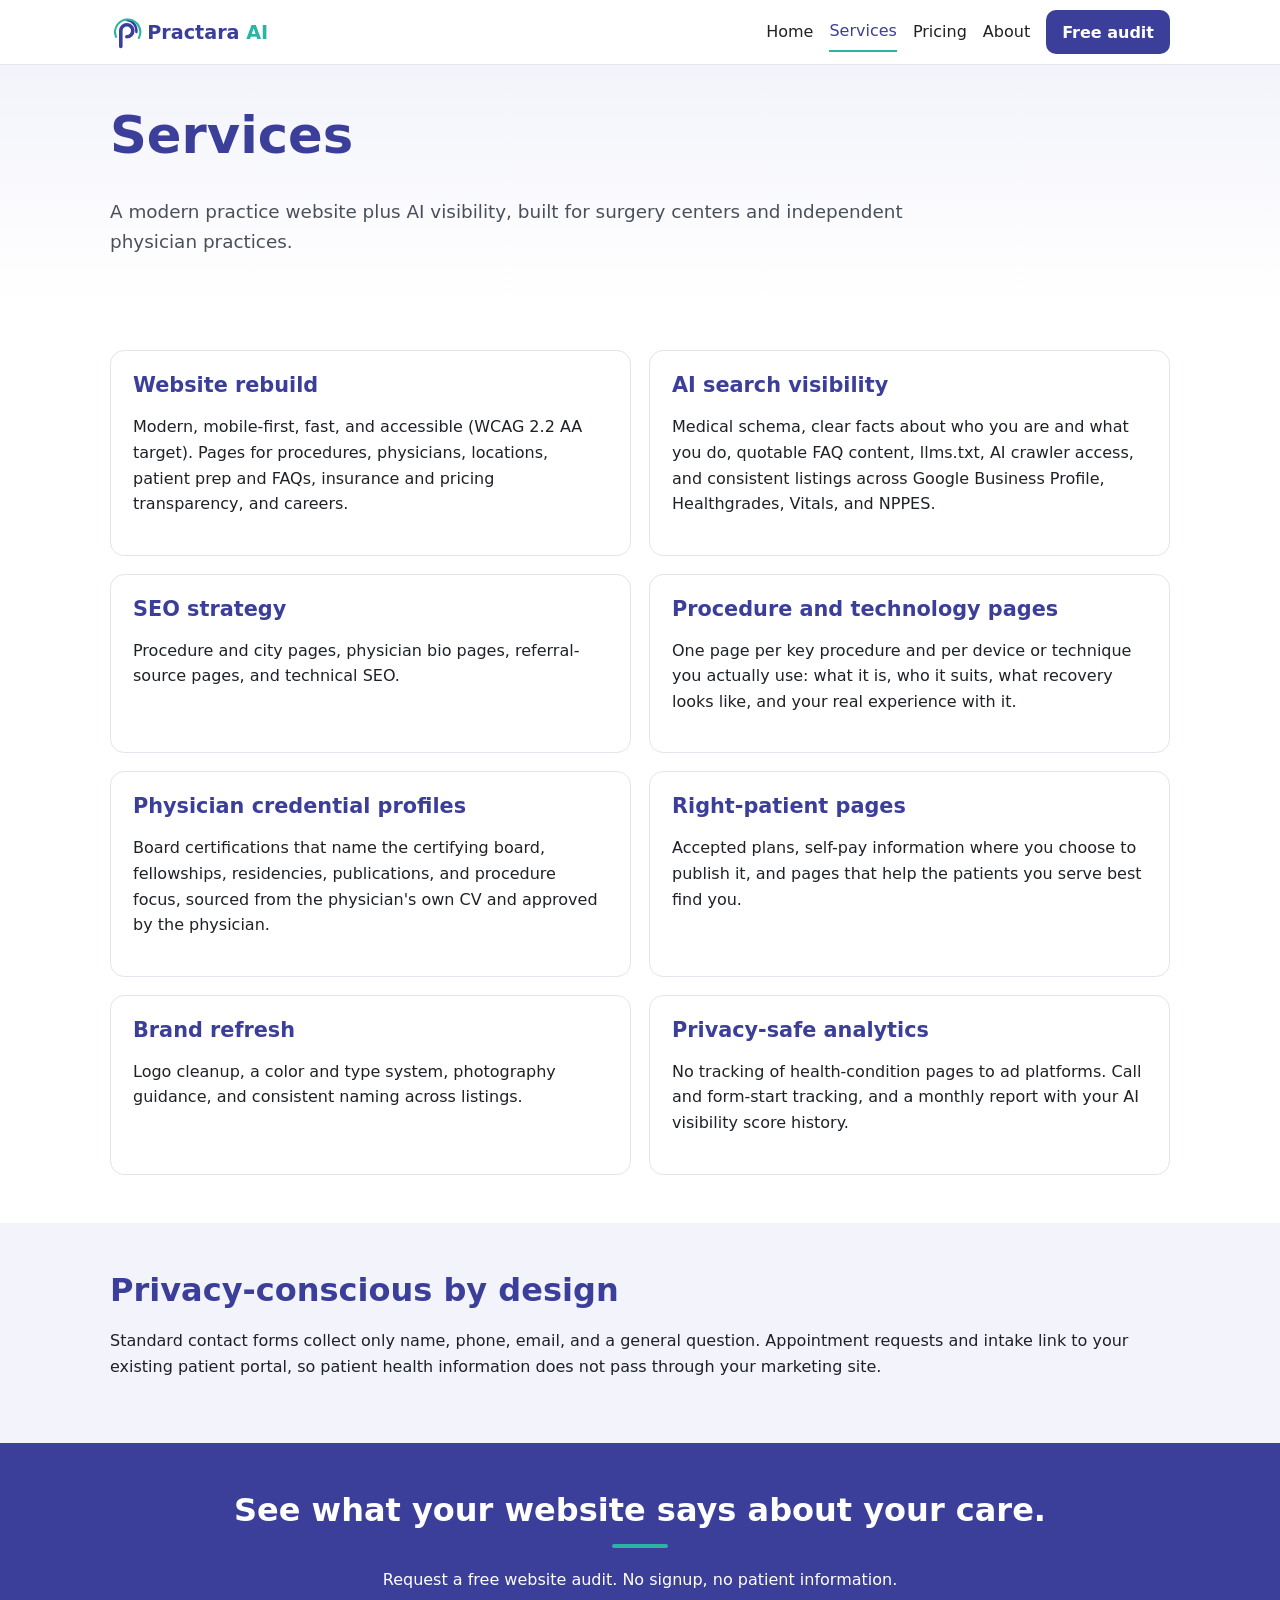
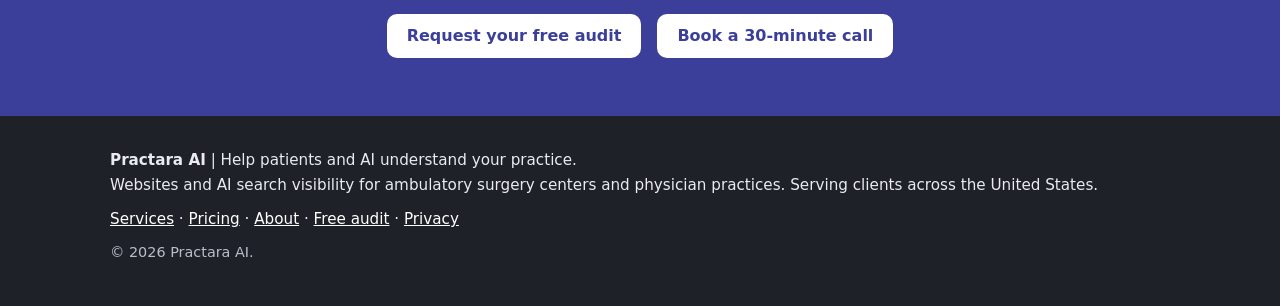
<file: services.html>
<!doctype html>
<html lang="en">
<head>
<meta charset="utf-8">
<meta name="viewport" content="width=device-width, initial-scale=1">
<title>Services | Practara AI</title>
<meta name="description" content="Website rebuilds, AI search visibility, SEO, brand, and privacy-safe analytics for ambulatory surgery centers and physician practices.">
<link rel="canonical" href="https://practaraai.github.io/services.html">
<meta property="og:type" content="website">
<meta property="og:site_name" content="Practara AI">
<meta property="og:title" content="Services | Practara AI">
<meta property="og:description" content="Website rebuilds, AI search visibility, SEO, brand, and privacy-safe analytics for ambulatory surgery centers and physician practices.">
<meta property="og:url" content="https://practaraai.github.io/services.html">
<meta name="twitter:card" content="summary">
<meta name="theme-color" content="#3B3F99">
<link rel="icon" href="favicon.svg" type="image/svg+xml">
<link rel="stylesheet" href="styles.css">
</head>
<body>
<a class="skip" href="#main">Skip to content</a>
<header class="site-header"><div class="wrap bar">
<a class="brand" href="index.html" aria-label="Practara AI home"><img src="logo.svg" alt="Practara AI" width="168" height="36"></a>
<nav aria-label="Main"><a href="index.html">Home</a><a href="services.html" aria-current="page">Services</a><a href="pricing.html">Pricing</a><a href="about.html">About</a><a href="audit.html" class="btn btn-sm">Free audit</a></nav>
</div></header>
<main id="main">
<section class="hero hero-sm"><div class="wrap"><h1>Services</h1><p class="lead">A modern practice website plus AI visibility, built for surgery centers and independent physician practices.</p></div></section>
<section class="wrap section"><div class="grid2">
<article class="card"><h2>Website rebuild</h2><p>Modern, mobile-first, fast, and accessible (WCAG 2.2 AA target). Pages for procedures, physicians, locations, patient prep and FAQs, insurance and pricing transparency, and careers.</p></article>
<article class="card"><h2>AI search visibility</h2><p>Medical schema, clear facts about who you are and what you do, quotable FAQ content, llms.txt, AI crawler access, and consistent listings across Google Business Profile, Healthgrades, Vitals, and NPPES.</p></article>
<article class="card"><h2>SEO strategy</h2><p>Procedure and city pages, physician bio pages, referral-source pages, and technical SEO.</p></article>
<article class="card"><h2>Procedure and technology pages</h2><p>One page per key procedure and per device or technique you actually use: what it is, who it suits, what recovery looks like, and your real experience with it.</p></article>
<article class="card"><h2>Physician credential profiles</h2><p>Board certifications that name the certifying board, fellowships, residencies, publications, and procedure focus, sourced from the physician's own CV and approved by the physician.</p></article>
<article class="card"><h2>Right-patient pages</h2><p>Accepted plans, self-pay information where you choose to publish it, and pages that help the patients you serve best find you.</p></article>
<article class="card"><h2>Brand refresh</h2><p>Logo cleanup, a color and type system, photography guidance, and consistent naming across listings.</p></article>
<article class="card"><h2>Privacy-safe analytics</h2><p>No tracking of health-condition pages to ad platforms. Call and form-start tracking, and a monthly report with your AI visibility score history.</p></article>
</div></section>
<section class="band"><div class="wrap section"><h2>Privacy-conscious by design</h2><p>Standard contact forms collect only name, phone, email, and a general question. Appointment requests and intake link to your existing patient portal, so patient health information does not pass through your marketing site.</p></div></section>
<section class="cta"><div class="wrap"><h2>See what your website says about your care.</h2><p>Request a free website audit. No signup, no patient information.</p><div class="actions cta-actions"><a class="btn btn-light" href="audit.html">Request your free audit</a><a class="btn btn-light" href="https://calendly.com/practara-ai/30min" target="_blank" rel="noopener">Book a 30-minute call</a></div></div></section>
</main>
<footer class="site-footer"><div class="wrap foot">
<p><strong>Practara AI</strong> | Help patients and AI understand your practice.<br>Websites and AI search visibility for ambulatory surgery centers and physician practices. Serving clients across the United States.</p>
<p><a href="services.html">Services</a> · <a href="pricing.html">Pricing</a> · <a href="about.html">About</a> · <a href="audit.html">Free audit</a> · <a href="privacy.html">Privacy</a></p>
<p class="small">&copy; 2026 Practara AI.</p>
</div></footer>
</body>
</html>
</file>
<file: styles.css>
/* Practara AI brand: "The Signal" (gtm-plan/marketing/brand-directions.md). System font fallbacks; no font CDN. */
:root{--indigo:#3B3F99;--indigo-d:#2c2f78;--mint:#2BB3A3;--ink:#1E2228;--muted:#4a505a;--paper:#fff;--soft:#f3f4fb;--line:#e2e4ef;
--head:"General Sans","Satoshi","Inter",system-ui,-apple-system,"Segoe UI",Roboto,Arial,sans-serif;--body:"Inter",system-ui,-apple-system,"Segoe UI",Roboto,Arial,sans-serif}
*{box-sizing:border-box}html{-webkit-text-size-adjust:100%}
body{margin:0;font:16px/1.6 var(--body);color:var(--ink);background:var(--paper)}
h1,h2,h3{font-family:var(--head);color:var(--indigo);line-height:1.2;margin:0 0 .6em}
h1{font-size:clamp(2rem,6vw,3.2rem)}h2{font-size:clamp(1.5rem,4vw,2rem)}h3{font-size:1.2rem}
a{color:var(--indigo)}a:hover{color:var(--indigo-d)}
:focus-visible{outline:3px solid var(--indigo);outline-offset:2px}
.skip{position:absolute;left:-999px}.skip:focus{left:8px;top:8px;background:#fff;padding:8px;z-index:9}
.wrap{max-width:1100px;margin:0 auto;padding:0 20px}
.site-header{border-bottom:1px solid var(--line);background:#fff;position:sticky;top:0;z-index:5}
.bar{display:flex;flex-wrap:wrap;align-items:center;justify-content:space-between;gap:10px;padding-top:10px;padding-bottom:10px}
.brand img{display:block;height:36px;width:auto}
nav{display:flex;flex-wrap:wrap;gap:4px 16px;align-items:center}
nav a{text-decoration:none;color:var(--ink);padding:6px 0;font-weight:500}
nav a[aria-current=page]{color:var(--indigo);border-bottom:2px solid var(--mint)}
.btn{display:inline-block;background:var(--indigo);color:#fff!important;text-decoration:none;font-weight:600;padding:12px 20px;border-radius:10px;border:0;font:600 1rem var(--body);cursor:pointer;min-height:44px}
.btn:hover{background:var(--indigo-d)}.btn-sm{padding:8px 14px;min-height:0}
nav a.btn-sm{color:#fff;border:0}
.btn-ghost{background:transparent;color:var(--indigo)!important;box-shadow:inset 0 0 0 2px var(--indigo)}.btn-ghost:hover{background:var(--soft)}
.btn-light{background:#fff;color:var(--indigo)!important}.btn-light:hover{background:var(--soft)}
.hero{background:linear-gradient(180deg,var(--soft),#fff);padding:56px 0 48px}.hero-sm{padding:40px 0 28px}
.eyebrow{font-weight:600;color:var(--indigo);margin:0 0 12px}
.lead{font-size:1.15rem;color:var(--muted);max-width:44em}
.intro{max-width:46em;color:var(--muted)}
.actions{display:flex;flex-wrap:wrap;gap:12px;margin:22px 0 10px}
.section{padding:48px 20px}.band{background:var(--soft)}
.grid2,.grid3{display:grid;gap:18px}
@media(min-width:720px){.grid2{grid-template-columns:1fr 1fr}.grid3{grid-template-columns:repeat(3,1fr)}.split{display:grid;grid-template-columns:1fr 1fr;gap:40px;align-items:start}}
.card{background:#fff;border:1px solid var(--line);border-radius:14px;padding:22px}
.card h2{font-size:1.3rem}
.checks{list-style:none;padding:0}.checks li{padding-left:28px;position:relative;margin:0 0 10px}
.checks li:before{content:"";position:absolute;left:4px;top:.45em;width:12px;height:7px;border-left:3px solid var(--indigo);border-bottom:3px solid var(--indigo);transform:rotate(-45deg)}
.steps{padding-left:1.2em}.steps li{margin-bottom:10px}
.price .amount{font:700 2.4rem var(--head);color:var(--indigo);margin:0}.price .amount span{font-size:1rem;font-weight:500;color:var(--muted)}
.featured{border:2px solid var(--indigo)}
.tag{display:inline-block;background:var(--indigo);color:#fff;font-weight:600;font-size:.85rem;padding:4px 10px;border-radius:999px;margin:0 0 10px}
.small{font-size:.9rem;color:var(--muted)}.center{text-align:center}
.cta{background:var(--indigo);color:#fff;padding:48px 0;text-align:center}.cta h2{color:#fff}
.cta h2:after{content:"";display:block;width:56px;height:4px;background:var(--mint);margin:14px auto 0;border-radius:2px}
details{background:#fff;border:1px solid var(--line);border-radius:10px;padding:14px 18px;margin-bottom:10px}summary{font-weight:600;cursor:pointer}
.prose{max-width:760px}
.notice{background:#fff7e6;border-left:4px solid #b26b00;padding:10px 14px;border-radius:6px}
form label{display:block;font-weight:600;margin:12px 0 4px}
input,textarea,select{background:#fff;width:100%;font:inherit;padding:11px 12px;border:1px solid #8a8fa0;border-radius:8px;min-height:44px}
form .btn{margin-top:16px;width:100%}
.site-footer{background:var(--ink);color:#e9ebf0;padding:32px 0;font-size:.95rem}.site-footer a{color:#fff}
.foot p{margin:0 0 10px}.site-footer .small{color:#b9bdc7}
/* Instant scorecard */
.scan-box{display:flex;flex-wrap:wrap;gap:10px;margin:22px 0 8px;max-width:640px}
.scan-box label{flex-basis:100%;font-weight:600;margin:0}
.scan-box input{flex:1 1 260px;font-size:1.05rem}
.scan-box .btn{flex:0 0 auto;margin:0;width:auto}
#scan-msg{color:#b4472e;margin:0}
.scan-wrap{padding-bottom:8px}
.scanning{display:flex;gap:12px;align-items:center;padding:20px;border:1px solid var(--line);border-radius:14px;background:#fff}
.spin{width:22px;height:22px;border:3px solid var(--line);border-top-color:var(--mint);border-radius:50%;animation:sp 1s linear infinite;flex:0 0 auto}
@keyframes sp{to{transform:rotate(360deg)}}
@media(prefers-reduced-motion:reduce){.spin{animation:none}}
.scorecard{background:#fff;border:1px solid var(--line);border-top:6px solid var(--indigo);border-radius:16px;padding:24px;margin:8px 0 24px;outline:0}
.sc-head{display:flex;flex-wrap:wrap;gap:22px;align-items:center;margin-bottom:12px}
.sc-ring{--p:0;--c:#3B3F99;width:128px;height:128px;border-radius:50%;display:grid;place-items:center;background:conic-gradient(var(--c) calc(var(--p)*1%),var(--line) 0)}
.sc-ring span{width:100px;height:100px;border-radius:50%;background:#fff;display:flex;flex-direction:column;align-items:center;justify-content:center;color:var(--ink)}
.sc-ring b{font:700 2.2rem/1 var(--head);color:var(--ink)}.sc-ring small{color:var(--muted)}
.issues{padding-left:1.3em}.issues li{margin-bottom:10px}
.issues li::marker{color:var(--indigo);font-weight:700}
.cks{list-style:none;padding:0;margin:12px 0 0}
.ck{display:grid;grid-template-columns:18px 1fr auto;gap:10px;align-items:center;padding:8px 0;border-bottom:1px solid var(--line)}
.ck .dot{width:12px;height:12px;border-radius:50%}
.ck.pass .dot{background:var(--mint)}.ck.part .dot{background:#e0a100}.ck.fail .dot{background:#b4472e}
.ck-d{color:var(--muted);font-size:.9rem}
.sr{position:absolute;left:-9999px}
.tease{background:var(--soft);border-left:4px solid var(--mint);border-radius:10px;padding:16px 18px;margin-top:18px}
.lead-card{border:2px solid var(--mint);margin-bottom:24px}
.lead-card .grid2{gap:0 18px}
.scorecard,#lead,#request{scroll-margin-top:84px}
.cta-actions{justify-content:center}
@media(max-width:600px){.actions{flex-direction:column;align-items:stretch;gap:12px}.actions .btn{display:flex;align-items:center;justify-content:center;width:100%;min-height:48px;text-align:center}}
/* Button spacing and tap targets (mobile fix 2026-10-20) */
.btn{text-align:center}
.btn-sm{padding:10px 16px;min-height:44px;display:inline-flex;align-items:center;justify-content:center}
.actions{gap:16px}
.scan-box{column-gap:16px}
@media(max-width:600px){.actions{gap:16px}}
@media(max-width:480px){
.scan-box input{flex-basis:100%}
.scan-box .btn{display:block;width:100%;flex:1 1 100%;margin-top:6px}
.cta .btn,.actions .btn,#lead-thanks .btn,#form-thanks .btn{display:flex;align-items:center;justify-content:center;width:100%;min-height:48px}
}
</file>
